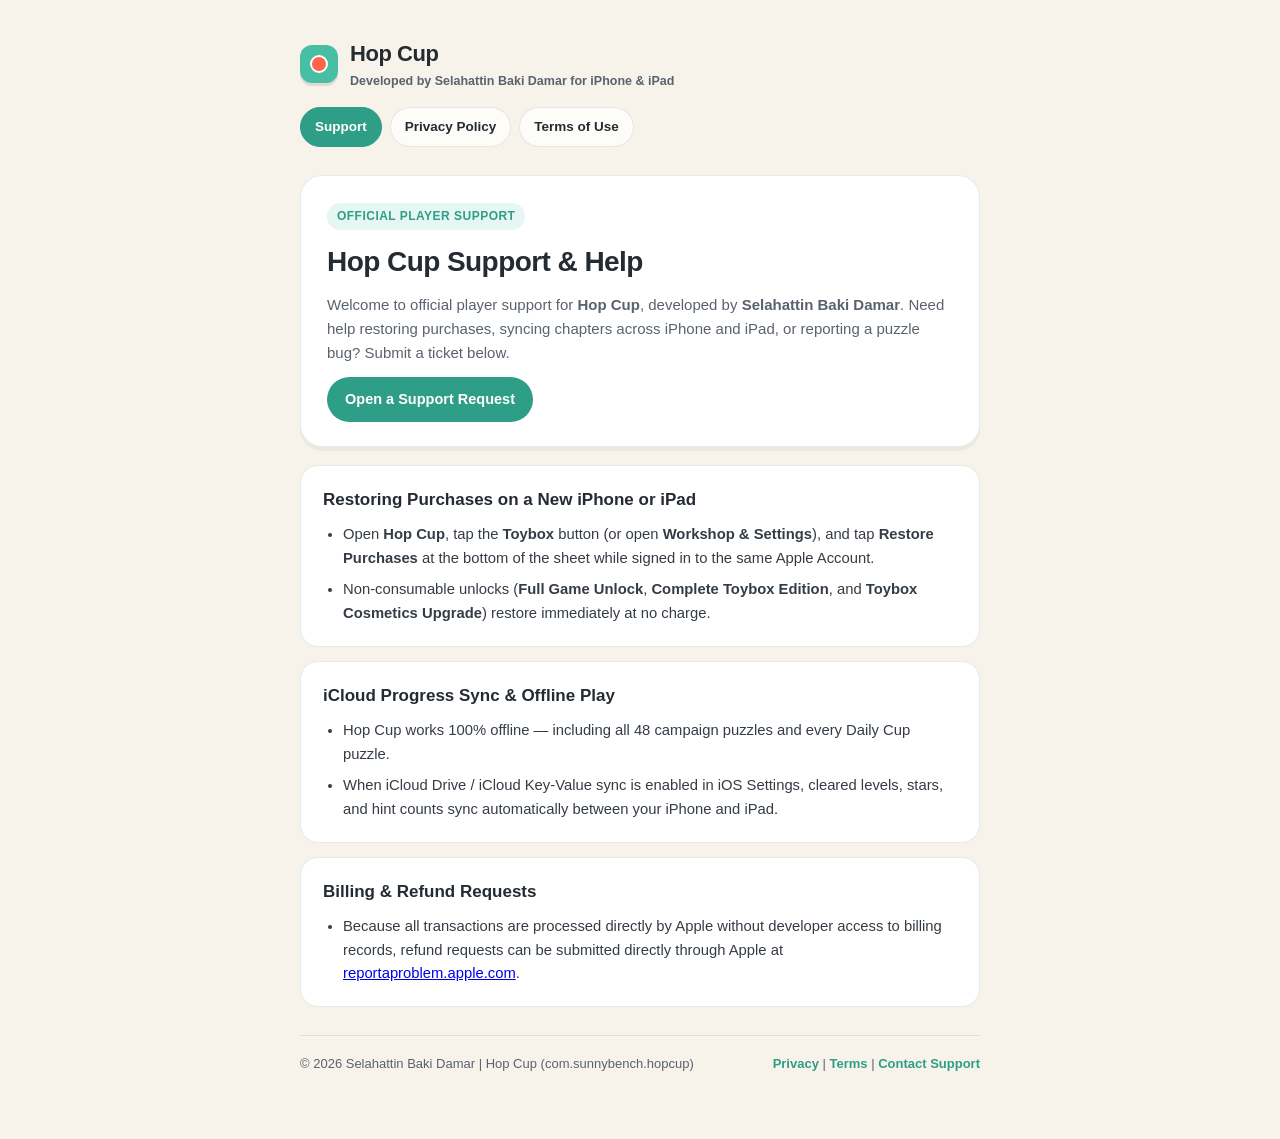
<file: index.html>
<!DOCTYPE html>
<html lang="en">
<head>
  <meta charset="utf-8">
  <meta name="viewport" content="width=device-width, initial-scale=1">
  <title>Support & Legal | Hop Cup</title>
  <link rel="stylesheet" href="./style.css">
</head>
<body>
  <div class="wrap">
    <header>
      <a class="brand" href="./">
        <div class="badge-ball"><span></span></div>
        <div>
          <div class="brand-title">Hop Cup</div>
          <div class="brand-sub">Developed by Selahattin Baki Damar for iPhone &amp; iPad</div>
        </div>
      </a>
      <nav>
        <a href="./support/" class="active">Support</a>
        <a href="./privacy/" class="">Privacy Policy</a>
        <a href="./terms/" class="">Terms of Use</a>
      </nav>
    </header>
    
    <section class="hero">
      <span class="pill">Official Player Support</span>
      <h1>Hop Cup Support &amp; Help</h1>
      <p class="intro">Welcome to official player support for <strong>Hop Cup</strong>, developed by <strong>Selahattin Baki Damar</strong>. Need help restoring purchases, syncing chapters across iPhone and iPad, or reporting a puzzle bug? Submit a ticket below.</p>
      <a class="cta-btn" href="https://github.com/bakidmr60/hopcup/issues/new">Open a Support Request</a>
    </section>

    <section class="card">
      <h2>Restoring Purchases on a New iPhone or iPad</h2>
      <ul>
        <li>Open <strong>Hop Cup</strong>, tap the <strong>Toybox</strong> button (or open <strong>Workshop &amp; Settings</strong>), and tap <strong>Restore Purchases</strong> at the bottom of the sheet while signed in to the same Apple Account.</li>
        <li>Non-consumable unlocks (<strong>Full Game Unlock</strong>, <strong>Complete Toybox Edition</strong>, and <strong>Toybox Cosmetics Upgrade</strong>) restore immediately at no charge.</li>
      </ul>
    </section>

    <section class="card">
      <h2>iCloud Progress Sync &amp; Offline Play</h2>
      <ul>
        <li>Hop Cup works 100% offline — including all 48 campaign puzzles and every Daily Cup puzzle.</li>
        <li>When iCloud Drive / iCloud Key-Value sync is enabled in iOS Settings, cleared levels, stars, and hint counts sync automatically between your iPhone and iPad.</li>
      </ul>
    </section>

    <section class="card">
      <h2>Billing &amp; Refund Requests</h2>
      <ul>
        <li>Because all transactions are processed directly by Apple without developer access to billing records, refund requests can be submitted directly through Apple at <a href="https://reportaproblem.apple.com">reportaproblem.apple.com</a>.</li>
      </ul>
    </section>

    <footer>
      <span>&copy; 2026 Selahattin Baki Damar | Hop Cup (com.sunnybench.hopcup)</span>
      <span><a href="./privacy/">Privacy</a> | <a href="./terms/">Terms</a> | <a href="https://github.com/bakidmr60/hopcup/issues">Contact Support</a></span>
    </footer>
  </div>
</body>
</html>
</file>
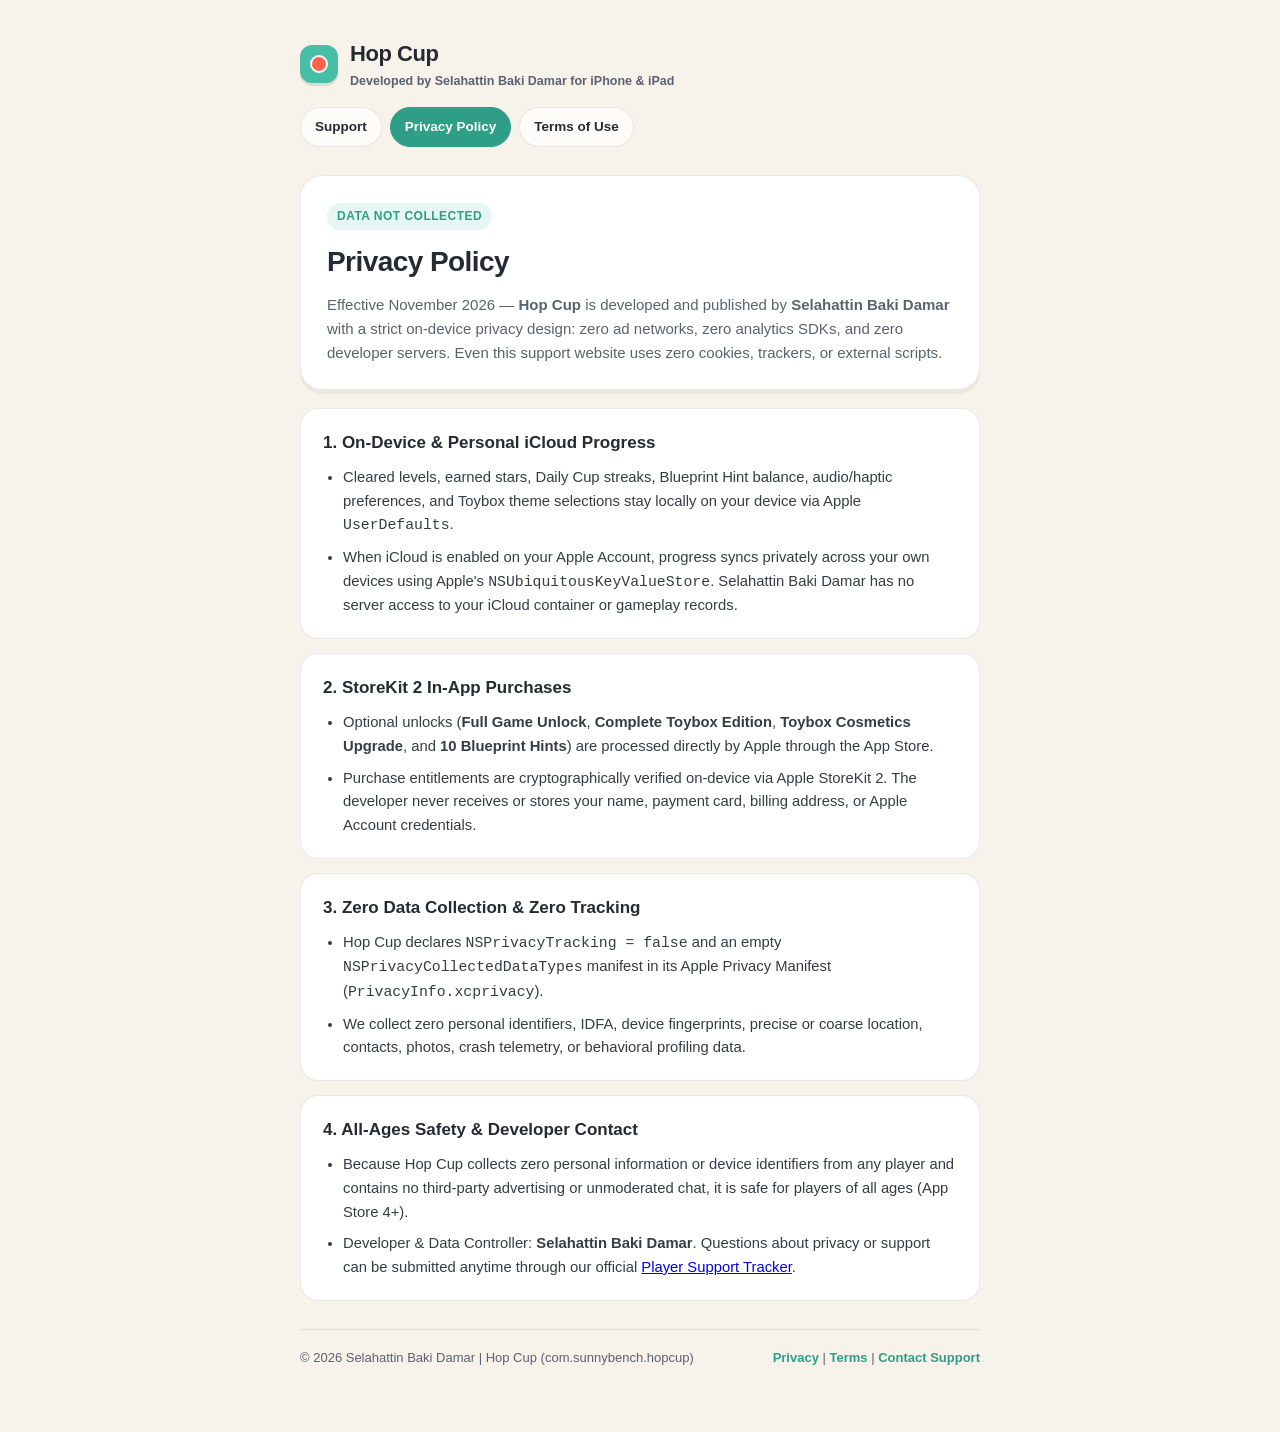
<file: privacy/index.html>
<!DOCTYPE html>
<html lang="en">
<head>
  <meta charset="utf-8">
  <meta name="viewport" content="width=device-width, initial-scale=1">
  <title>Privacy Policy | Hop Cup</title>
  <link rel="stylesheet" href="../style.css">
</head>
<body>
  <div class="wrap">
    <header>
      <a class="brand" href="../">
        <div class="badge-ball"><span></span></div>
        <div>
          <div class="brand-title">Hop Cup</div>
          <div class="brand-sub">Developed by Selahattin Baki Damar for iPhone &amp; iPad</div>
        </div>
      </a>
      <nav>
        <a href="../support/" class="">Support</a>
        <a href="../privacy/" class="active">Privacy Policy</a>
        <a href="../terms/" class="">Terms of Use</a>
      </nav>
    </header>
    
    <section class="hero">
      <span class="pill">Data Not Collected</span>
      <h1>Privacy Policy</h1>
      <p class="intro">Effective November 2026 — <strong>Hop Cup</strong> is developed and published by <strong>Selahattin Baki Damar</strong> with a strict on-device privacy design: zero ad networks, zero analytics SDKs, and zero developer servers. Even this support website uses zero cookies, trackers, or external scripts.</p>
    </section>

    <section class="card">
      <h2>1. On-Device &amp; Personal iCloud Progress</h2>
      <ul>
        <li>Cleared levels, earned stars, Daily Cup streaks, Blueprint Hint balance, audio/haptic preferences, and Toybox theme selections stay locally on your device via Apple <code>UserDefaults</code>.</li>
        <li>When iCloud is enabled on your Apple Account, progress syncs privately across your own devices using Apple's <code>NSUbiquitousKeyValueStore</code>. Selahattin Baki Damar has no server access to your iCloud container or gameplay records.</li>
      </ul>
    </section>

    <section class="card">
      <h2>2. StoreKit 2 In-App Purchases</h2>
      <ul>
        <li>Optional unlocks (<strong>Full Game Unlock</strong>, <strong>Complete Toybox Edition</strong>, <strong>Toybox Cosmetics Upgrade</strong>, and <strong>10 Blueprint Hints</strong>) are processed directly by Apple through the App Store.</li>
        <li>Purchase entitlements are cryptographically verified on-device via Apple StoreKit 2. The developer never receives or stores your name, payment card, billing address, or Apple Account credentials.</li>
      </ul>
    </section>

    <section class="card">
      <h2>3. Zero Data Collection &amp; Zero Tracking</h2>
      <ul>
        <li>Hop Cup declares <code>NSPrivacyTracking = false</code> and an empty <code>NSPrivacyCollectedDataTypes</code> manifest in its Apple Privacy Manifest (<code>PrivacyInfo.xcprivacy</code>).</li>
        <li>We collect zero personal identifiers, IDFA, device fingerprints, precise or coarse location, contacts, photos, crash telemetry, or behavioral profiling data.</li>
      </ul>
    </section>

    <section class="card">
      <h2>4. All-Ages Safety &amp; Developer Contact</h2>
      <ul>
        <li>Because Hop Cup collects zero personal information or device identifiers from any player and contains no third-party advertising or unmoderated chat, it is safe for players of all ages (App Store 4+).</li>
        <li>Developer &amp; Data Controller: <strong>Selahattin Baki Damar</strong>. Questions about privacy or support can be submitted anytime through our official <a href="https://github.com/bakidmr60/hopcup/issues/new">Player Support Tracker</a>.</li>
      </ul>
    </section>

    <footer>
      <span>&copy; 2026 Selahattin Baki Damar | Hop Cup (com.sunnybench.hopcup)</span>
      <span><a href="../privacy/">Privacy</a> | <a href="../terms/">Terms</a> | <a href="https://github.com/bakidmr60/hopcup/issues">Contact Support</a></span>
    </footer>
  </div>
</body>
</html>
</file>
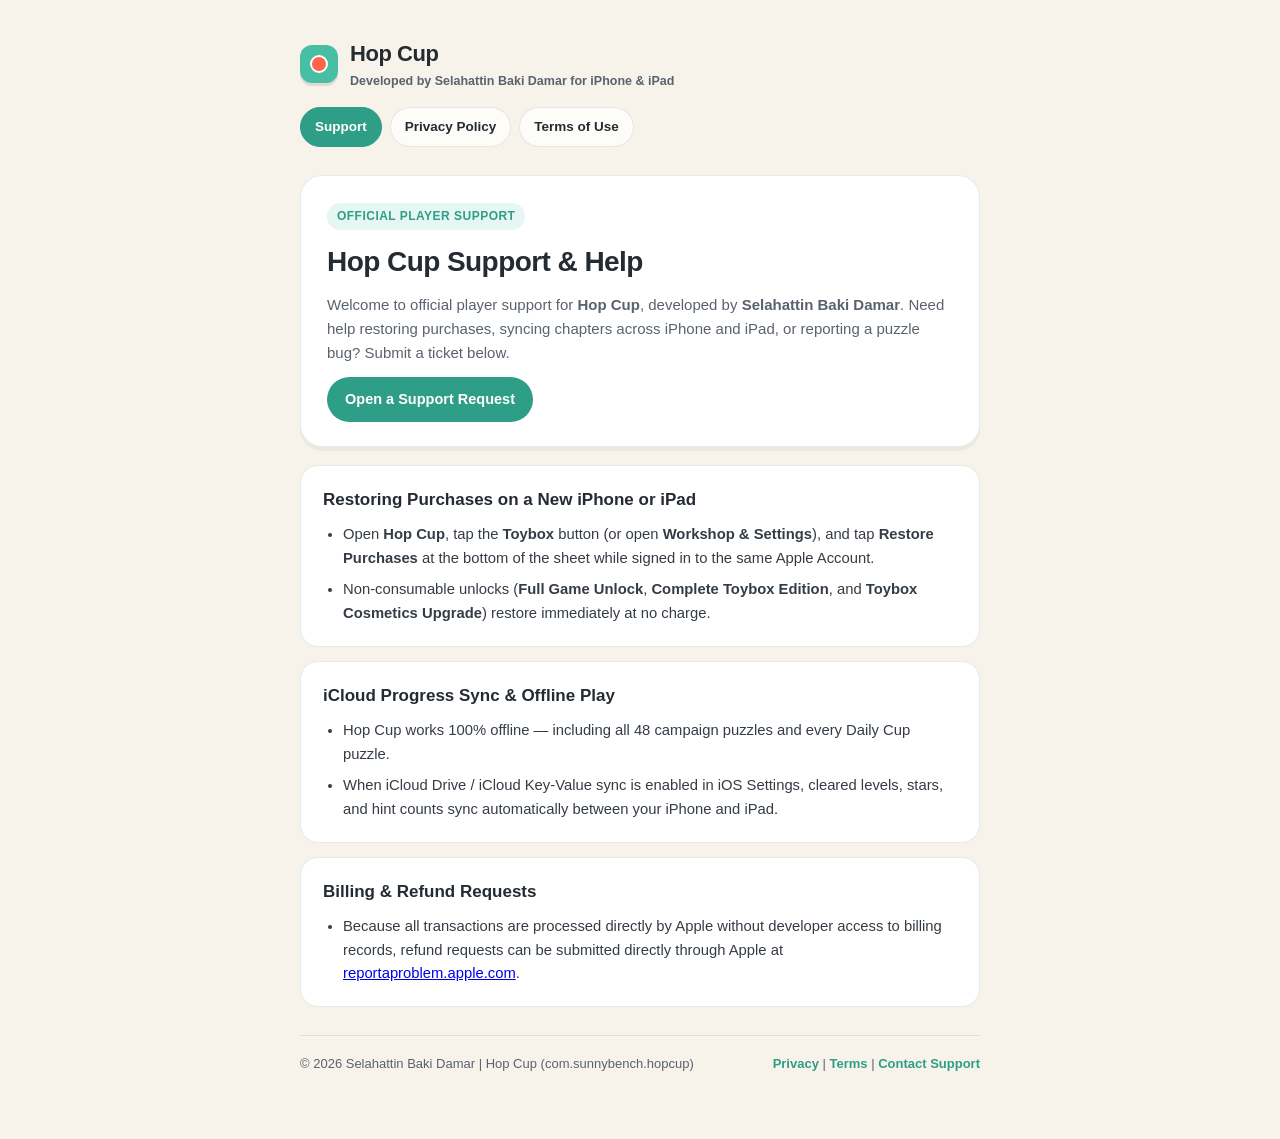
<file: support/index.html>
<!DOCTYPE html>
<html lang="en">
<head>
  <meta charset="utf-8">
  <meta name="viewport" content="width=device-width, initial-scale=1">
  <title>Support & Help | Hop Cup</title>
  <link rel="stylesheet" href="../style.css">
</head>
<body>
  <div class="wrap">
    <header>
      <a class="brand" href="../">
        <div class="badge-ball"><span></span></div>
        <div>
          <div class="brand-title">Hop Cup</div>
          <div class="brand-sub">Developed by Selahattin Baki Damar for iPhone &amp; iPad</div>
        </div>
      </a>
      <nav>
        <a href="../support/" class="active">Support</a>
        <a href="../privacy/" class="">Privacy Policy</a>
        <a href="../terms/" class="">Terms of Use</a>
      </nav>
    </header>
    
    <section class="hero">
      <span class="pill">Official Player Support</span>
      <h1>Hop Cup Support &amp; Help</h1>
      <p class="intro">Welcome to official player support for <strong>Hop Cup</strong>, developed by <strong>Selahattin Baki Damar</strong>. Need help restoring purchases, syncing chapters across iPhone and iPad, or reporting a puzzle bug? Submit a ticket below.</p>
      <a class="cta-btn" href="https://github.com/bakidmr60/hopcup/issues/new">Open a Support Request</a>
    </section>

    <section class="card">
      <h2>Restoring Purchases on a New iPhone or iPad</h2>
      <ul>
        <li>Open <strong>Hop Cup</strong>, tap the <strong>Toybox</strong> button (or open <strong>Workshop &amp; Settings</strong>), and tap <strong>Restore Purchases</strong> at the bottom of the sheet while signed in to the same Apple Account.</li>
        <li>Non-consumable unlocks (<strong>Full Game Unlock</strong>, <strong>Complete Toybox Edition</strong>, and <strong>Toybox Cosmetics Upgrade</strong>) restore immediately at no charge.</li>
      </ul>
    </section>

    <section class="card">
      <h2>iCloud Progress Sync &amp; Offline Play</h2>
      <ul>
        <li>Hop Cup works 100% offline — including all 48 campaign puzzles and every Daily Cup puzzle.</li>
        <li>When iCloud Drive / iCloud Key-Value sync is enabled in iOS Settings, cleared levels, stars, and hint counts sync automatically between your iPhone and iPad.</li>
      </ul>
    </section>

    <section class="card">
      <h2>Billing &amp; Refund Requests</h2>
      <ul>
        <li>Because all transactions are processed directly by Apple without developer access to billing records, refund requests can be submitted directly through Apple at <a href="https://reportaproblem.apple.com">reportaproblem.apple.com</a>.</li>
      </ul>
    </section>

    <footer>
      <span>&copy; 2026 Selahattin Baki Damar | Hop Cup (com.sunnybench.hopcup)</span>
      <span><a href="../privacy/">Privacy</a> | <a href="../terms/">Terms</a> | <a href="https://github.com/bakidmr60/hopcup/issues">Contact Support</a></span>
    </footer>
  </div>
</body>
</html>
</file>
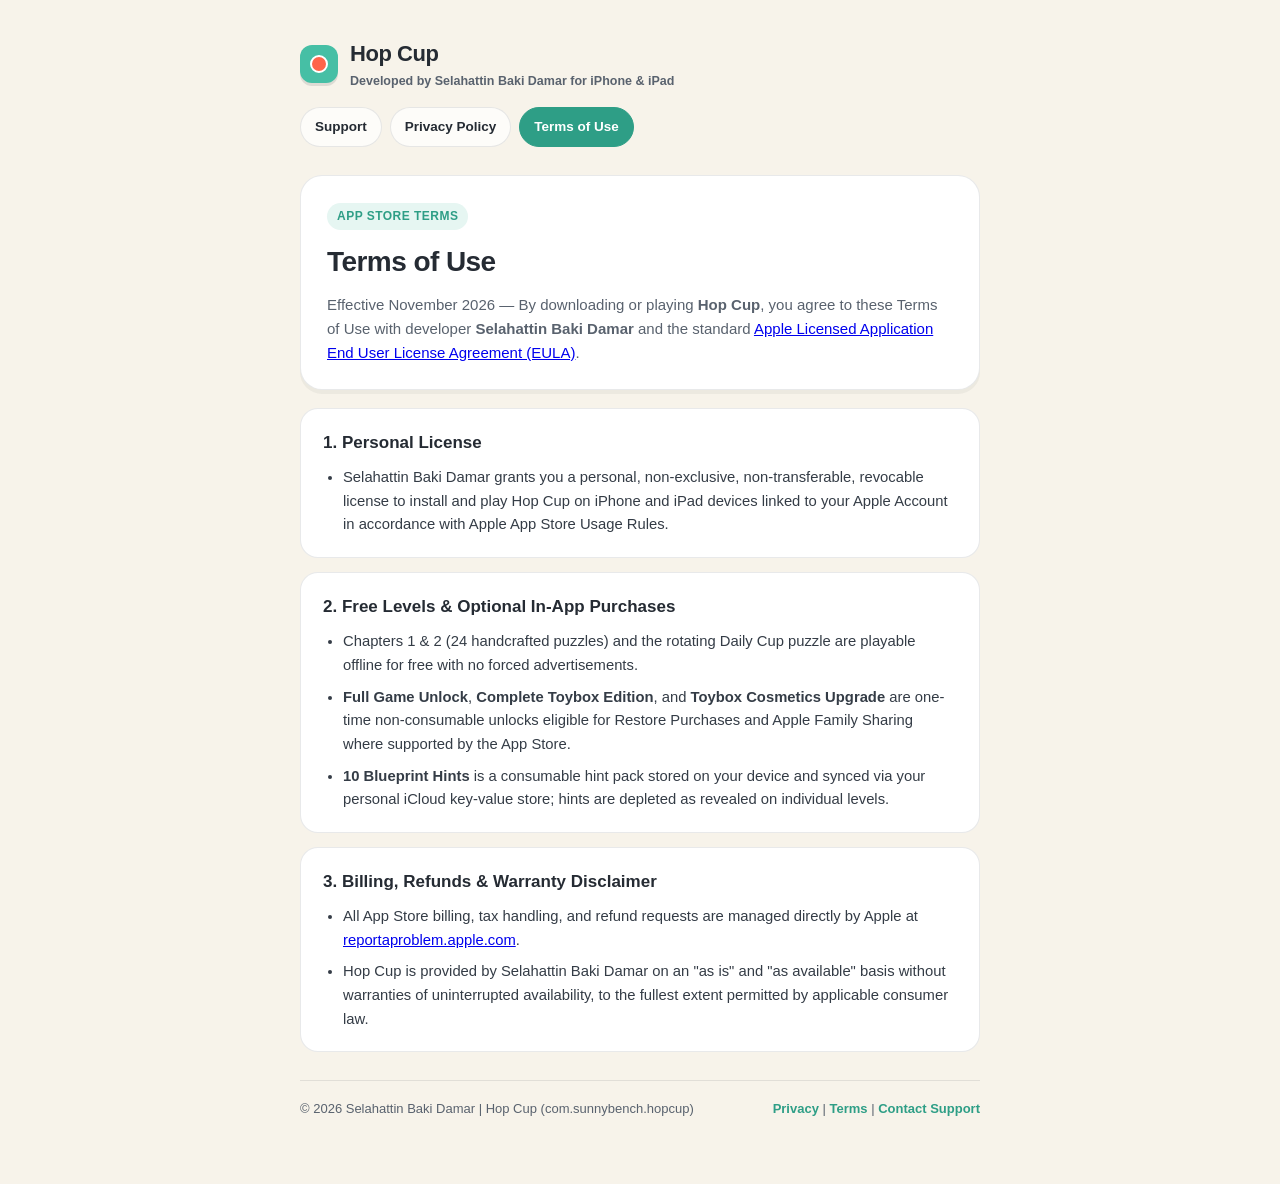
<file: terms/index.html>
<!DOCTYPE html>
<html lang="en">
<head>
  <meta charset="utf-8">
  <meta name="viewport" content="width=device-width, initial-scale=1">
  <title>Terms of Use | Hop Cup</title>
  <link rel="stylesheet" href="../style.css">
</head>
<body>
  <div class="wrap">
    <header>
      <a class="brand" href="../">
        <div class="badge-ball"><span></span></div>
        <div>
          <div class="brand-title">Hop Cup</div>
          <div class="brand-sub">Developed by Selahattin Baki Damar for iPhone &amp; iPad</div>
        </div>
      </a>
      <nav>
        <a href="../support/" class="">Support</a>
        <a href="../privacy/" class="">Privacy Policy</a>
        <a href="../terms/" class="active">Terms of Use</a>
      </nav>
    </header>
    
    <section class="hero">
      <span class="pill">App Store Terms</span>
      <h1>Terms of Use</h1>
      <p class="intro">Effective November 2026 — By downloading or playing <strong>Hop Cup</strong>, you agree to these Terms of Use with developer <strong>Selahattin Baki Damar</strong> and the standard <a href="https://www.apple.com/legal/internet-services/itunes/dev/stdeula/">Apple Licensed Application End User License Agreement (EULA)</a>.</p>
    </section>

    <section class="card">
      <h2>1. Personal License</h2>
      <ul>
        <li>Selahattin Baki Damar grants you a personal, non-exclusive, non-transferable, revocable license to install and play Hop Cup on iPhone and iPad devices linked to your Apple Account in accordance with Apple App Store Usage Rules.</li>
      </ul>
    </section>

    <section class="card">
      <h2>2. Free Levels &amp; Optional In-App Purchases</h2>
      <ul>
        <li>Chapters 1 &amp; 2 (24 handcrafted puzzles) and the rotating Daily Cup puzzle are playable offline for free with no forced advertisements.</li>
        <li><strong>Full Game Unlock</strong>, <strong>Complete Toybox Edition</strong>, and <strong>Toybox Cosmetics Upgrade</strong> are one-time non-consumable unlocks eligible for Restore Purchases and Apple Family Sharing where supported by the App Store.</li>
        <li><strong>10 Blueprint Hints</strong> is a consumable hint pack stored on your device and synced via your personal iCloud key-value store; hints are depleted as revealed on individual levels.</li>
      </ul>
    </section>

    <section class="card">
      <h2>3. Billing, Refunds &amp; Warranty Disclaimer</h2>
      <ul>
        <li>All App Store billing, tax handling, and refund requests are managed directly by Apple at <a href="https://reportaproblem.apple.com">reportaproblem.apple.com</a>.</li>
        <li>Hop Cup is provided by Selahattin Baki Damar on an "as is" and "as available" basis without warranties of uninterrupted availability, to the fullest extent permitted by applicable consumer law.</li>
      </ul>
    </section>

    <footer>
      <span>&copy; 2026 Selahattin Baki Damar | Hop Cup (com.sunnybench.hopcup)</span>
      <span><a href="../privacy/">Privacy</a> | <a href="../terms/">Terms</a> | <a href="https://github.com/bakidmr60/hopcup/issues">Contact Support</a></span>
    </footer>
  </div>
</body>
</html>
</file>
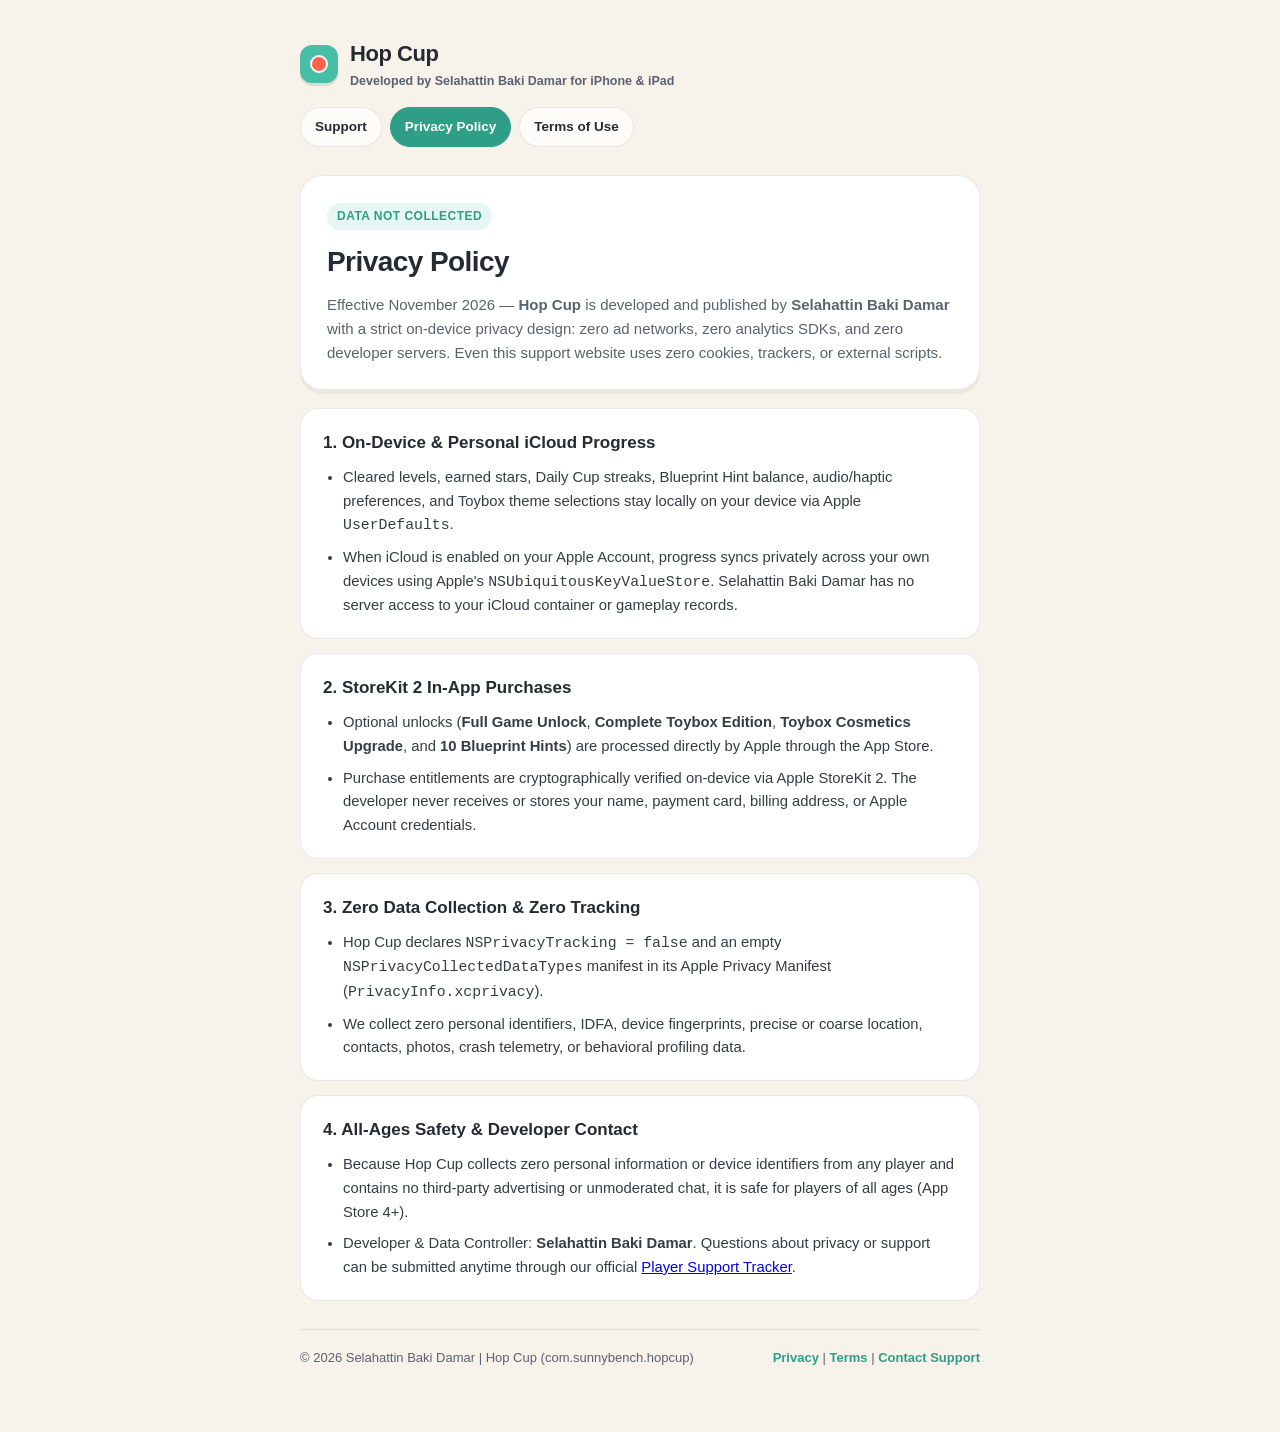
<file: privacy.html>
<!DOCTYPE html>
<html lang="en">
<head>
  <meta charset="utf-8">
  <meta name="viewport" content="width=device-width, initial-scale=1">
  <title>Privacy Policy | Hop Cup</title>
  <link rel="stylesheet" href="./style.css">
</head>
<body>
  <div class="wrap">
    <header>
      <a class="brand" href="./">
        <div class="badge-ball"><span></span></div>
        <div>
          <div class="brand-title">Hop Cup</div>
          <div class="brand-sub">Developed by Selahattin Baki Damar for iPhone &amp; iPad</div>
        </div>
      </a>
      <nav>
        <a href="./support/" class="">Support</a>
        <a href="./privacy/" class="active">Privacy Policy</a>
        <a href="./terms/" class="">Terms of Use</a>
      </nav>
    </header>
    
    <section class="hero">
      <span class="pill">Data Not Collected</span>
      <h1>Privacy Policy</h1>
      <p class="intro">Effective November 2026 — <strong>Hop Cup</strong> is developed and published by <strong>Selahattin Baki Damar</strong> with a strict on-device privacy design: zero ad networks, zero analytics SDKs, and zero developer servers. Even this support website uses zero cookies, trackers, or external scripts.</p>
    </section>

    <section class="card">
      <h2>1. On-Device &amp; Personal iCloud Progress</h2>
      <ul>
        <li>Cleared levels, earned stars, Daily Cup streaks, Blueprint Hint balance, audio/haptic preferences, and Toybox theme selections stay locally on your device via Apple <code>UserDefaults</code>.</li>
        <li>When iCloud is enabled on your Apple Account, progress syncs privately across your own devices using Apple's <code>NSUbiquitousKeyValueStore</code>. Selahattin Baki Damar has no server access to your iCloud container or gameplay records.</li>
      </ul>
    </section>

    <section class="card">
      <h2>2. StoreKit 2 In-App Purchases</h2>
      <ul>
        <li>Optional unlocks (<strong>Full Game Unlock</strong>, <strong>Complete Toybox Edition</strong>, <strong>Toybox Cosmetics Upgrade</strong>, and <strong>10 Blueprint Hints</strong>) are processed directly by Apple through the App Store.</li>
        <li>Purchase entitlements are cryptographically verified on-device via Apple StoreKit 2. The developer never receives or stores your name, payment card, billing address, or Apple Account credentials.</li>
      </ul>
    </section>

    <section class="card">
      <h2>3. Zero Data Collection &amp; Zero Tracking</h2>
      <ul>
        <li>Hop Cup declares <code>NSPrivacyTracking = false</code> and an empty <code>NSPrivacyCollectedDataTypes</code> manifest in its Apple Privacy Manifest (<code>PrivacyInfo.xcprivacy</code>).</li>
        <li>We collect zero personal identifiers, IDFA, device fingerprints, precise or coarse location, contacts, photos, crash telemetry, or behavioral profiling data.</li>
      </ul>
    </section>

    <section class="card">
      <h2>4. All-Ages Safety &amp; Developer Contact</h2>
      <ul>
        <li>Because Hop Cup collects zero personal information or device identifiers from any player and contains no third-party advertising or unmoderated chat, it is safe for players of all ages (App Store 4+).</li>
        <li>Developer &amp; Data Controller: <strong>Selahattin Baki Damar</strong>. Questions about privacy or support can be submitted anytime through our official <a href="https://github.com/bakidmr60/hopcup/issues/new">Player Support Tracker</a>.</li>
      </ul>
    </section>

    <footer>
      <span>&copy; 2026 Selahattin Baki Damar | Hop Cup (com.sunnybench.hopcup)</span>
      <span><a href="./privacy/">Privacy</a> | <a href="./terms/">Terms</a> | <a href="https://github.com/bakidmr60/hopcup/issues">Contact Support</a></span>
    </footer>
  </div>
</body>
</html>
</file>
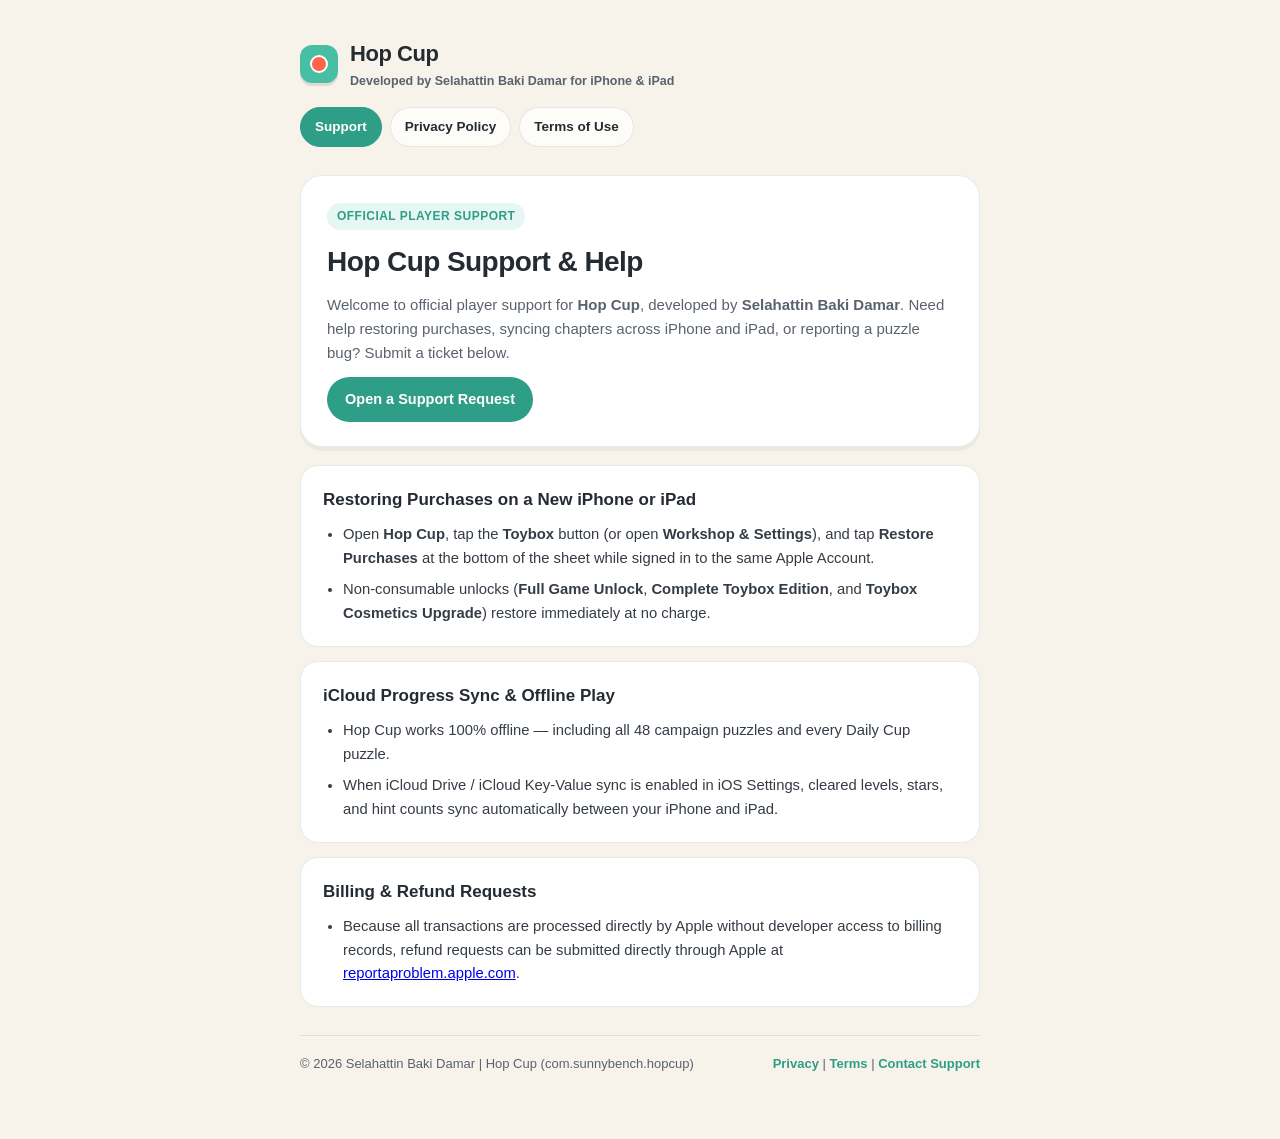
<file: support.html>
<!DOCTYPE html>
<html lang="en">
<head>
  <meta charset="utf-8">
  <meta name="viewport" content="width=device-width, initial-scale=1">
  <title>Support & Help | Hop Cup</title>
  <link rel="stylesheet" href="./style.css">
</head>
<body>
  <div class="wrap">
    <header>
      <a class="brand" href="./">
        <div class="badge-ball"><span></span></div>
        <div>
          <div class="brand-title">Hop Cup</div>
          <div class="brand-sub">Developed by Selahattin Baki Damar for iPhone &amp; iPad</div>
        </div>
      </a>
      <nav>
        <a href="./support/" class="active">Support</a>
        <a href="./privacy/" class="">Privacy Policy</a>
        <a href="./terms/" class="">Terms of Use</a>
      </nav>
    </header>
    
    <section class="hero">
      <span class="pill">Official Player Support</span>
      <h1>Hop Cup Support &amp; Help</h1>
      <p class="intro">Welcome to official player support for <strong>Hop Cup</strong>, developed by <strong>Selahattin Baki Damar</strong>. Need help restoring purchases, syncing chapters across iPhone and iPad, or reporting a puzzle bug? Submit a ticket below.</p>
      <a class="cta-btn" href="https://github.com/bakidmr60/hopcup/issues/new">Open a Support Request</a>
    </section>

    <section class="card">
      <h2>Restoring Purchases on a New iPhone or iPad</h2>
      <ul>
        <li>Open <strong>Hop Cup</strong>, tap the <strong>Toybox</strong> button (or open <strong>Workshop &amp; Settings</strong>), and tap <strong>Restore Purchases</strong> at the bottom of the sheet while signed in to the same Apple Account.</li>
        <li>Non-consumable unlocks (<strong>Full Game Unlock</strong>, <strong>Complete Toybox Edition</strong>, and <strong>Toybox Cosmetics Upgrade</strong>) restore immediately at no charge.</li>
      </ul>
    </section>

    <section class="card">
      <h2>iCloud Progress Sync &amp; Offline Play</h2>
      <ul>
        <li>Hop Cup works 100% offline — including all 48 campaign puzzles and every Daily Cup puzzle.</li>
        <li>When iCloud Drive / iCloud Key-Value sync is enabled in iOS Settings, cleared levels, stars, and hint counts sync automatically between your iPhone and iPad.</li>
      </ul>
    </section>

    <section class="card">
      <h2>Billing &amp; Refund Requests</h2>
      <ul>
        <li>Because all transactions are processed directly by Apple without developer access to billing records, refund requests can be submitted directly through Apple at <a href="https://reportaproblem.apple.com">reportaproblem.apple.com</a>.</li>
      </ul>
    </section>

    <footer>
      <span>&copy; 2026 Selahattin Baki Damar | Hop Cup (com.sunnybench.hopcup)</span>
      <span><a href="./privacy/">Privacy</a> | <a href="./terms/">Terms</a> | <a href="https://github.com/bakidmr60/hopcup/issues">Contact Support</a></span>
    </footer>
  </div>
</body>
</html>
</file>
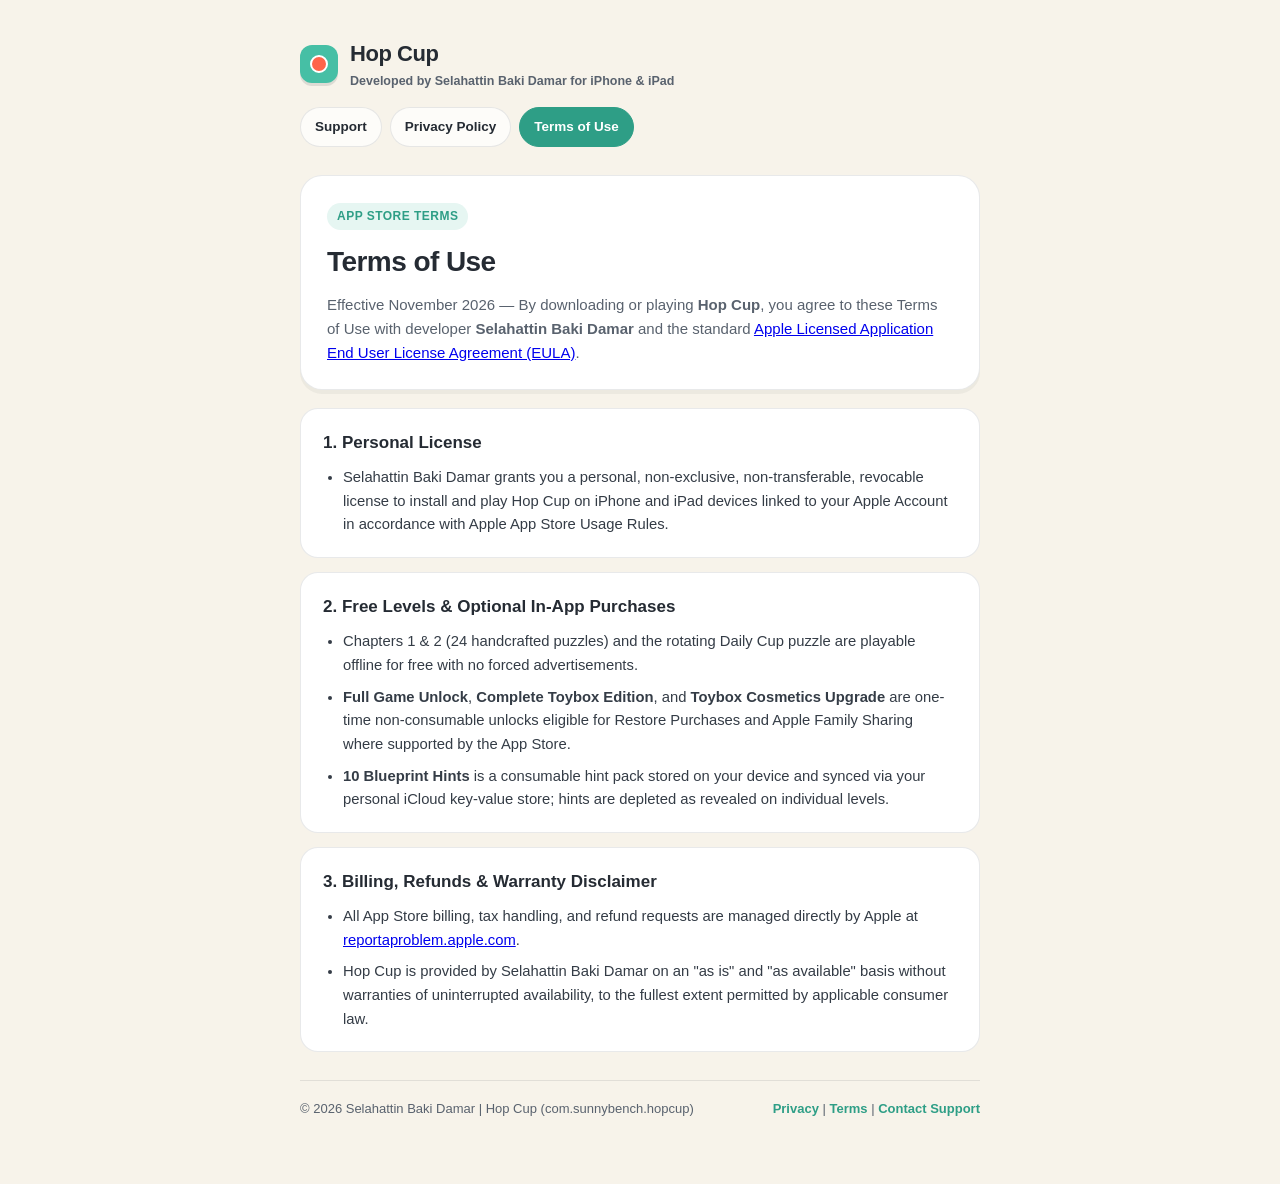
<file: terms.html>
<!DOCTYPE html>
<html lang="en">
<head>
  <meta charset="utf-8">
  <meta name="viewport" content="width=device-width, initial-scale=1">
  <title>Terms of Use | Hop Cup</title>
  <link rel="stylesheet" href="./style.css">
</head>
<body>
  <div class="wrap">
    <header>
      <a class="brand" href="./">
        <div class="badge-ball"><span></span></div>
        <div>
          <div class="brand-title">Hop Cup</div>
          <div class="brand-sub">Developed by Selahattin Baki Damar for iPhone &amp; iPad</div>
        </div>
      </a>
      <nav>
        <a href="./support/" class="">Support</a>
        <a href="./privacy/" class="">Privacy Policy</a>
        <a href="./terms/" class="active">Terms of Use</a>
      </nav>
    </header>
    
    <section class="hero">
      <span class="pill">App Store Terms</span>
      <h1>Terms of Use</h1>
      <p class="intro">Effective November 2026 — By downloading or playing <strong>Hop Cup</strong>, you agree to these Terms of Use with developer <strong>Selahattin Baki Damar</strong> and the standard <a href="https://www.apple.com/legal/internet-services/itunes/dev/stdeula/">Apple Licensed Application End User License Agreement (EULA)</a>.</p>
    </section>

    <section class="card">
      <h2>1. Personal License</h2>
      <ul>
        <li>Selahattin Baki Damar grants you a personal, non-exclusive, non-transferable, revocable license to install and play Hop Cup on iPhone and iPad devices linked to your Apple Account in accordance with Apple App Store Usage Rules.</li>
      </ul>
    </section>

    <section class="card">
      <h2>2. Free Levels &amp; Optional In-App Purchases</h2>
      <ul>
        <li>Chapters 1 &amp; 2 (24 handcrafted puzzles) and the rotating Daily Cup puzzle are playable offline for free with no forced advertisements.</li>
        <li><strong>Full Game Unlock</strong>, <strong>Complete Toybox Edition</strong>, and <strong>Toybox Cosmetics Upgrade</strong> are one-time non-consumable unlocks eligible for Restore Purchases and Apple Family Sharing where supported by the App Store.</li>
        <li><strong>10 Blueprint Hints</strong> is a consumable hint pack stored on your device and synced via your personal iCloud key-value store; hints are depleted as revealed on individual levels.</li>
      </ul>
    </section>

    <section class="card">
      <h2>3. Billing, Refunds &amp; Warranty Disclaimer</h2>
      <ul>
        <li>All App Store billing, tax handling, and refund requests are managed directly by Apple at <a href="https://reportaproblem.apple.com">reportaproblem.apple.com</a>.</li>
        <li>Hop Cup is provided by Selahattin Baki Damar on an "as is" and "as available" basis without warranties of uninterrupted availability, to the fullest extent permitted by applicable consumer law.</li>
      </ul>
    </section>

    <footer>
      <span>&copy; 2026 Selahattin Baki Damar | Hop Cup (com.sunnybench.hopcup)</span>
      <span><a href="./privacy/">Privacy</a> | <a href="./terms/">Terms</a> | <a href="https://github.com/bakidmr60/hopcup/issues">Contact Support</a></span>
    </footer>
  </div>
</body>
</html>
</file>
<file: style.css>
:root {
  --cream: #F7F3EA;
  --card: #FFFFFF;
  --ink: #252B33;
  --muted: #59626E;
  --mint: #2E9E86;
  --mint-bg: #E6F6F2;
  --coral: #FF644A;
  --border: rgba(37, 43, 51, 0.10);
}
* { box-sizing: border-box; }
body {
  margin: 0;
  padding: 0;
  background: var(--cream);
  color: var(--ink);
  font-family: -apple-system, BlinkMacSystemFont, "SF Pro Rounded", "Segoe UI", Roboto, Helvetica, Arial, sans-serif;
  line-height: 1.6;
  -webkit-font-smoothing: antialiased;
}
.wrap {
  max-width: 720px;
  margin: 0 auto;
  padding: 36px 20px 64px;
}
header {
  display: flex;
  flex-wrap: wrap;
  align-items: center;
  justify-content: space-between;
  gap: 16px;
  margin-bottom: 28px;
}
.brand {
  display: flex;
  align-items: center;
  gap: 12px;
  text-decoration: none;
  color: var(--ink);
}
.badge-ball {
  width: 38px;
  height: 38px;
  border-radius: 12px;
  background: #46BFA5;
  display: inline-flex;
  align-items: center;
  justify-content: center;
  box-shadow: 0 3px 0 rgba(37, 43, 51, 0.12);
}
.badge-ball span {
  width: 18px;
  height: 18px;
  border-radius: 50%;
  background: var(--coral);
  border: 2.5px solid #FFFFFF;
  display: block;
}
.brand-title {
  font-size: 22px;
  font-weight: 800;
  letter-spacing: -0.02em;
}
.brand-sub {
  font-size: 12.5px;
  color: var(--muted);
  font-weight: 600;
}
nav {
  display: flex;
  gap: 8px;
  flex-wrap: wrap;
}
nav a {
  text-decoration: none;
  color: var(--ink);
  font-weight: 700;
  font-size: 13.5px;
  padding: 8px 14px;
  border-radius: 999px;
  background: rgba(255, 255, 255, 0.72);
  border: 1px solid var(--border);
}
nav a.active {
  background: var(--mint);
  color: #FFFFFF;
  border-color: var(--mint);
}
.hero {
  background: var(--card);
  border-radius: 22px;
  padding: 26px 26px 24px;
  border: 1px solid var(--border);
  box-shadow: 0 4px 0 rgba(37, 43, 51, 0.05);
  margin-bottom: 18px;
}
.pill {
  display: inline-block;
  font-size: 12px;
  font-weight: 800;
  text-transform: uppercase;
  letter-spacing: 0.04em;
  color: var(--mint);
  background: var(--mint-bg);
  padding: 4px 10px;
  border-radius: 999px;
  margin-bottom: 10px;
}
h1 {
  margin: 0 0 8px;
  font-size: 28px;
  font-weight: 800;
  letter-spacing: -0.02em;
}
.intro {
  margin: 0;
  color: var(--muted);
  font-size: 15px;
}
.card {
  background: var(--card);
  border-radius: 18px;
  padding: 20px 22px;
  border: 1px solid var(--border);
  margin-bottom: 14px;
}
.card h2 {
  margin: 0 0 10px;
  font-size: 17px;
  font-weight: 800;
}
.card ul {
  margin: 0;
  padding-left: 20px;
}
.card li {
  margin-bottom: 8px;
  color: #343C46;
  font-size: 14.8px;
}
.card li:last-child { margin-bottom: 0; }
.cta-btn {
  display: inline-block;
  margin-top: 12px;
  background: var(--mint);
  color: #FFFFFF;
  text-decoration: none;
  font-weight: 800;
  font-size: 14.5px;
  padding: 11px 18px;
  border-radius: 999px;
}
footer {
  margin-top: 28px;
  padding-top: 18px;
  border-top: 1px solid var(--border);
  font-size: 13px;
  color: var(--muted);
  display: flex;
  flex-wrap: wrap;
  justify-content: space-between;
  gap: 10px;
}
footer a { color: var(--mint); font-weight: 700; text-decoration: none; }
</file>
